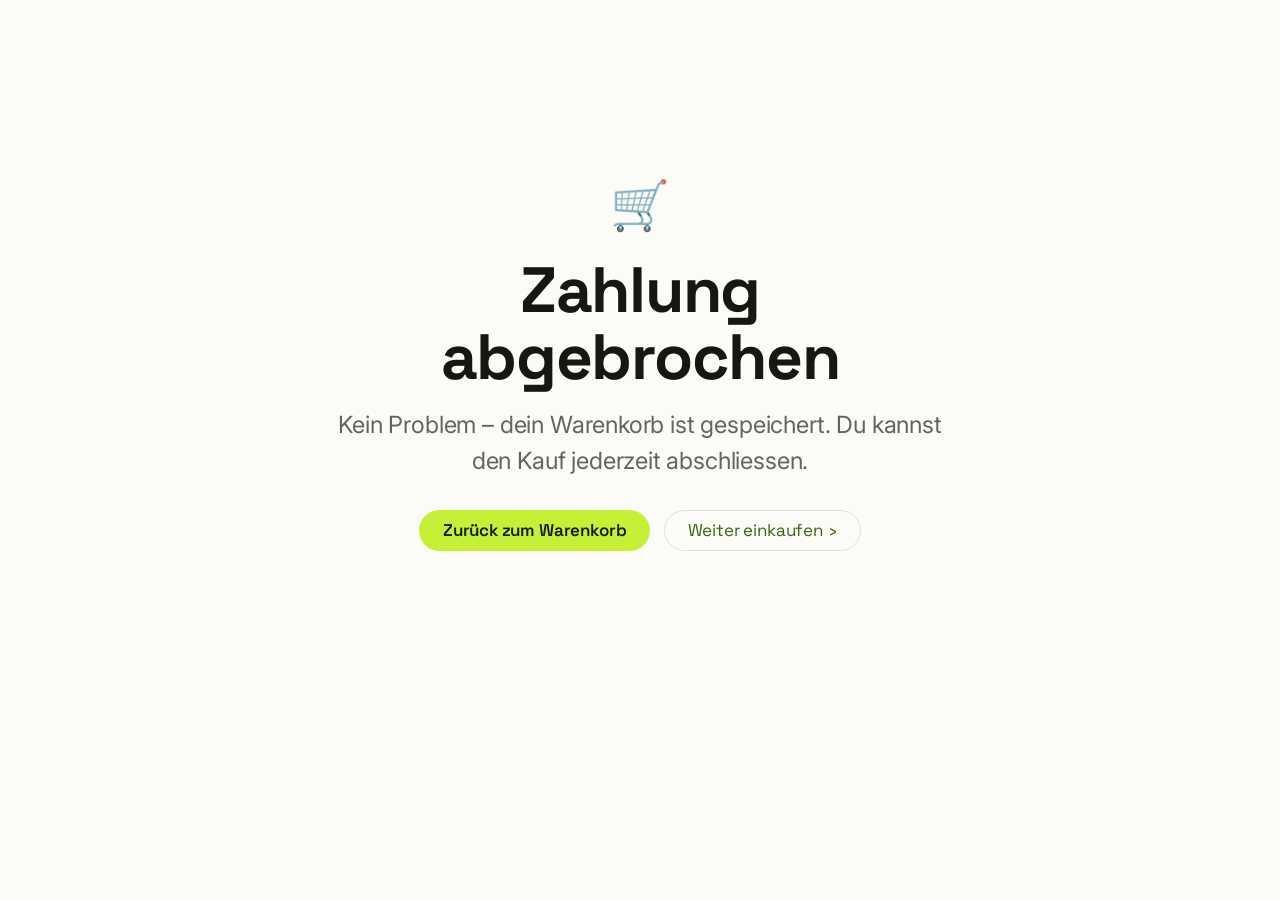
<file: cancel.html>
<!DOCTYPE html>
<html lang="de-CH">
<head>
<meta charset="UTF-8">
<meta name="viewport" content="width=device-width, initial-scale=1">
<title>Zahlung abgebrochen – TapReview</title>
<meta name="robots" content="noindex">
<link rel="icon" href="assets/favicon.svg" type="image/svg+xml">
<link rel="alternate icon" href="assets/favicon.ico" sizes="any">
<link rel="apple-touch-icon" href="assets/apple-touch-icon.png">
<link href="https://fonts.googleapis.com/css2?family=Inter:wght@400;500;600;700&display=swap" rel="stylesheet">
<link rel="stylesheet" href="css/tapreview.css">
</head>
<body>
<main class="tr-section" style="min-height:80vh;display:grid;place-items:center;text-align:center">
  <div class="tr-container tr-narrow">
    <div style="font-size:3rem;margin-bottom:1rem">🛒</div>
    <h1 class="tr-h1">Zahlung abgebrochen</h1>
    <p class="tr-lead" style="margin-top:1rem">Kein Problem – dein Warenkorb ist gespeichert. Du kannst den Kauf jederzeit abschliessen.</p>
    <div style="margin-top:2rem;display:flex;gap:.9rem;justify-content:center;flex-wrap:wrap">
      <a href="/checkout" class="tr-btn tr-btn--primary">Zurück zum Warenkorb</a>
      <a href="/" class="tr-btn tr-btn--ghost tr-link-arrow">Weiter einkaufen</a>
    </div>
  </div>
</main>
<script src="js/main.js"></script>
</body>
</html>
</file>
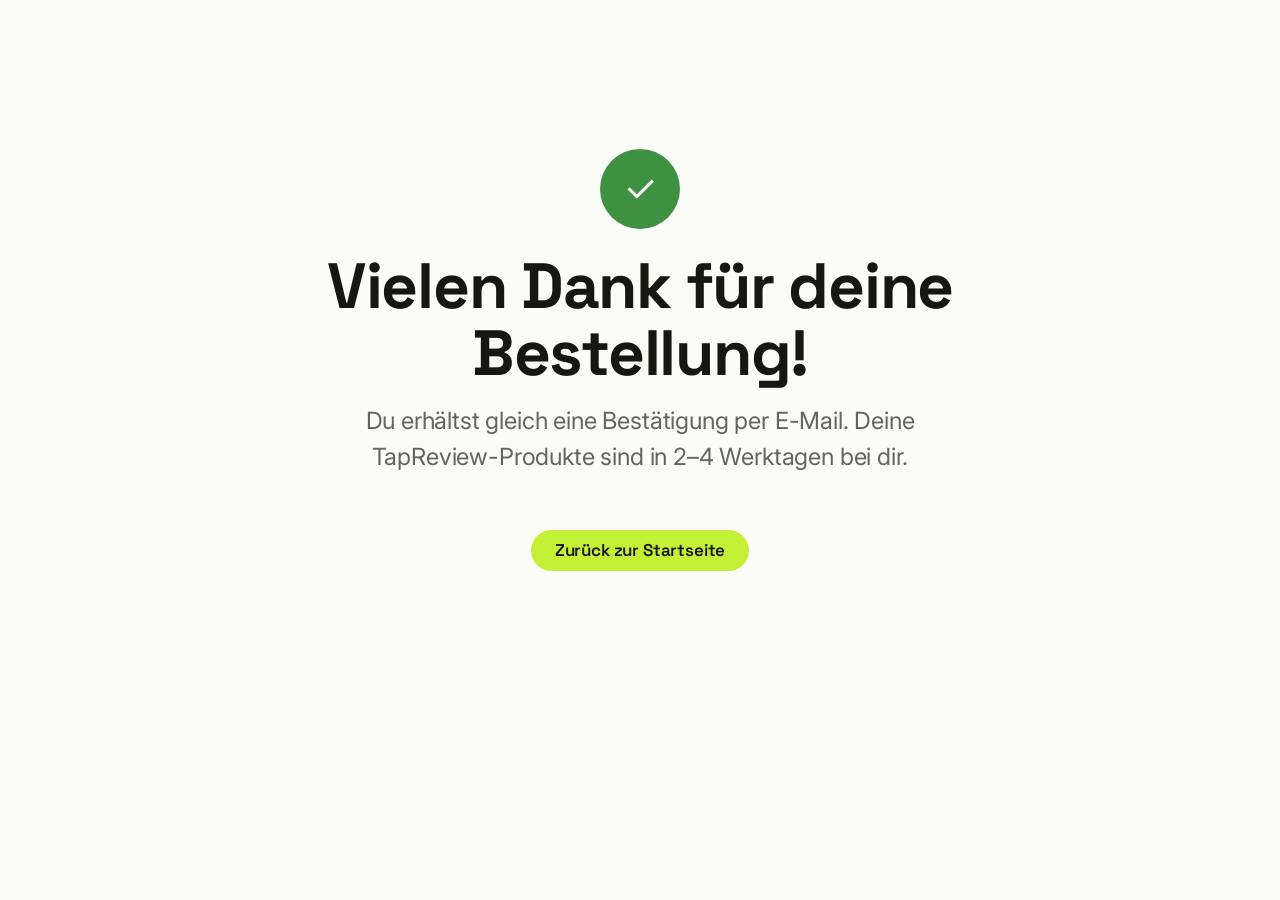
<file: success.html>
<!DOCTYPE html>
<html lang="de-CH">
<head>
<meta charset="UTF-8">
<meta name="viewport" content="width=device-width, initial-scale=1">
<title>Bestellung bestätigt – TapReview</title>
<meta name="robots" content="noindex">
<link rel="icon" href="assets/favicon.svg" type="image/svg+xml">
<link rel="alternate icon" href="assets/favicon.ico" sizes="any">
<link rel="apple-touch-icon" href="assets/apple-touch-icon.png">
<link href="https://fonts.googleapis.com/css2?family=Inter:wght@400;500;600;700&display=swap" rel="stylesheet">
<link rel="stylesheet" href="css/tapreview.css">
</head>
<body>
<main class="tr-section" style="min-height:80vh;display:grid;place-items:center;text-align:center">
  <div class="tr-container tr-narrow">
    <div style="width:80px;height:80px;border-radius:50%;background:var(--tr-success);display:grid;place-items:center;color:#fff;font-size:2.4rem;margin:0 auto 1.5rem">✓</div>
    <h1 class="tr-h1">Vielen Dank für deine Bestellung!</h1>
    <p class="tr-lead" style="margin-top:1rem">Du erhältst gleich eine Bestätigung per E-Mail. Deine TapReview-Produkte sind in 2–4 Werktagen bei dir.</p>
    <a href="/" class="tr-btn tr-btn--primary" style="margin-top:2rem">Zurück zur Startseite</a>
  </div>
</main>
<script>
  // Warenkorb nach erfolgreichem Kauf leeren
  try { localStorage.removeItem('tapreview_cart'); } catch (e) {}
</script>
</body>
</html>
</file>
<file: css/tapreview.css>
@import url('https://fonts.googleapis.com/css2?family=Space+Grotesk:wght@500;600;700&family=Inter:wght@400;500;600;700&display=swap');

/* =========================================================================
   TapReview – Design-System
   Lime-Commerce-Look · eigenständig, keine Marken Dritter
   Palette aus der Referenz: Lime-Akzent, Mint, warmes Off-White, Ink.
   ========================================================================= */

:root {
  /* ---- Farben ---- */
  --tr-bg:            #fbfbf7;   /* Warmes Off-White (Standard-Hintergrund) */
  --tr-bg-white:      #ffffff;   /* Reine weisse Flächen / Karten */
  --tr-bg-soft:       #f0f2ea;   /* Sanfte, leicht grünliche Abschnitte */
  --tr-bg-dark:       #16170f;   /* Dunkle Full-Width Sektionen (warmes Schwarz) */
  --tr-bg-dark-2:     #22241a;

  --tr-text:          #16170f;   /* Primärtext (warmes Schwarz) */
  --tr-text-2:        #63665b;   /* Sekundärtext / Subtitel */
  --tr-text-invert:   #f4f5ec;   /* Text auf dunklem Grund */
  --tr-text-invert-2: #a7ab98;   /* Sekundär auf dunklem Grund */

  --tr-accent:        #c4f135;   /* Lime – nur als Fläche mit dunkler Schrift */
  --tr-accent-hover:  #b6e625;
  --tr-accent-press:  #a9d81c;
  --tr-green-deep:    #3f6212;   /* Lesbares Grün für Links/Akzente/Zahlen (AA) */
  --tr-mint:          #cfe8d8;   /* Weiches Mint für Sekundär-Flächen */
  --tr-star:          #f2b01e;   /* Bewertungs-Sterne */
  --tr-success:       #3f9142;   /* Erfolg / Bestätigung */

  --tr-line:          #e0e2d6;   /* Trennlinien / Border */
  --tr-line-soft:     #eceee4;

  /* ---- Typografie ---- */
  --tr-font: "Inter", -apple-system, BlinkMacSystemFont, "Segoe UI", Roboto,
             Helvetica, Arial, sans-serif;
  --tr-font-display: "Space Grotesk", "Inter", system-ui, sans-serif;

  /* Fluid-Type-Scale (clamp = mobile-first, skaliert mit Viewport) */
  --tr-fs-display: clamp(2.75rem, 6vw + 1rem, 5.5rem);  /* Hero-Headlines  */
  --tr-fs-h1:      clamp(2.25rem, 4vw + 1rem, 4rem);
  --tr-fs-h2:      clamp(1.75rem, 2.5vw + 1rem, 3rem);
  --tr-fs-h3:      clamp(1.3rem, 1.2vw + 1rem, 1.75rem);
  --tr-fs-lead:    clamp(1.15rem, 0.6vw + 1rem, 1.5rem);  /* Untertitel    */
  --tr-fs-body:    1.0625rem;
  --tr-fs-small:   0.875rem;

  --tr-weight-regular: 400;
  --tr-weight-medium:  500;
  --tr-weight-semi:    600;
  --tr-weight-bold:    700;

  /* ---- Spacing (8px-Raster) ---- */
  --tr-space-section: clamp(4.5rem, 9vw, 9rem);  /* Vertikaler Sektions-Rhythmus */
  --tr-maxw:          1180px;                     /* Inhaltsbreite              */
  --tr-maxw-narrow:   720px;                      /* Lesetext-Breite            */
  --tr-gutter:        clamp(1.25rem, 4vw, 2.5rem);

  /* ---- Radius & Schatten ---- */
  --tr-radius-sm:  12px;
  --tr-radius:     18px;   /* Standard-Karten */
  --tr-radius-lg:  28px;   /* Grosse Flächen */
  --tr-radius-pill: 980px; /* Apple-typische Pill-Buttons */

  --tr-shadow-sm:  0 1px 3px rgba(0,0,0,.06), 0 1px 2px rgba(0,0,0,.04);
  --tr-shadow:     0 8px 30px rgba(0,0,0,.08);
  --tr-shadow-lg:  0 24px 60px rgba(0,0,0,.12);

  /* ---- Motion ---- */
  --tr-ease:    cubic-bezier(0.28, 0.11, 0.32, 1);  /* Apple-artiges Easing */
  --tr-dur:     0.7s;
}

/* ---------- Basis ---------- */
* { box-sizing: border-box; }

html { scroll-behavior: smooth; -webkit-font-smoothing: antialiased; }

body {
  margin: 0;
  font-family: var(--tr-font);
  font-size: var(--tr-fs-body);
  line-height: 1.5;
  color: var(--tr-text);
  background: var(--tr-bg);
  letter-spacing: -0.01em;
}

h1, h2, h3, h4 { font-family: var(--tr-font-display); line-height: 1.05; letter-spacing: -0.02em; margin: 0; }

img { max-width: 100%; display: block; }

a { color: var(--tr-green-deep); text-decoration: none; }
a:hover { text-decoration: underline; }

::selection { background: var(--tr-accent); color: var(--tr-text); }
:focus-visible { outline: 3px solid var(--tr-green-deep); outline-offset: 2px; border-radius: 4px; }

/* ---------- Layout-Helfer ---------- */
.tr-container { max-width: var(--tr-maxw); margin-inline: auto; padding-inline: var(--tr-gutter); }
.tr-narrow    { max-width: var(--tr-maxw-narrow); margin-inline: auto; }
.tr-section   { padding-block: var(--tr-space-section); }

.tr-eyebrow {
  font-family: var(--tr-font-display);
  font-size: .78rem;
  font-weight: var(--tr-weight-semi);
  letter-spacing: 0.14em;
  text-transform: uppercase;
  color: var(--tr-green-deep);
  margin: 0 0 .9rem;
}

.tr-display { font-family: var(--tr-font-display); font-size: var(--tr-fs-display); font-weight: 700; }
.tr-h1 { font-family: var(--tr-font-display); font-size: var(--tr-fs-h1); font-weight: 700; }
.tr-h2 { font-family: var(--tr-font-display); font-size: var(--tr-fs-h2); font-weight: 600; }
.tr-h3 { font-family: var(--tr-font-display); font-size: var(--tr-fs-h3); font-weight: 600; }
.tr-lead { font-size: var(--tr-fs-lead); color: var(--tr-text-2); font-weight: var(--tr-weight-regular); line-height: 1.5; }

/* Solides Grün statt Gradient (Richtlinie: keine Gradient-Wörter) */
.tr-gradient-text { color: var(--tr-green-deep); }

/* Signatur-Wort: farbiger Akzent, ohne Hintergrund */
.tr-mark { color: var(--tr-green-deep); }
.tr-dark .tr-mark { color: var(--tr-accent); }

/* ---------- Buttons (Apple-Pill-Style) ---------- */
.tr-btn {
  display: inline-flex; align-items: center; justify-content: center; gap: .4rem;
  font-size: 1.0625rem; font-weight: var(--tr-weight-regular);
  padding: .7rem 1.4rem; border-radius: var(--tr-radius-pill);
  border: 1px solid transparent; cursor: pointer;
  transition: background-color .25s var(--tr-ease), color .25s var(--tr-ease),
              transform .15s var(--tr-ease), opacity .25s;
  text-decoration: none; line-height: 1;
}
.tr-btn:hover { text-decoration: none; }
.tr-btn:active { transform: scale(0.97); }

.tr-btn { font-family: var(--tr-font-display); font-weight: var(--tr-weight-semi); }
.tr-btn--primary { background: var(--tr-accent); color: var(--tr-text); }
.tr-btn--primary:hover { background: var(--tr-accent-hover); }

.tr-btn--ghost { background: transparent; color: var(--tr-green-deep); border-color: var(--tr-line); }
.tr-btn--ghost:hover { background: rgba(63,98,18,.07); }

.tr-btn--dark { background: var(--tr-bg-dark); color: var(--tr-text-invert); }
.tr-btn--dark:hover { background: #000; }

.tr-btn--light { background: #fff; color: var(--tr-text); box-shadow: var(--tr-shadow-sm); }
.tr-btn--light:hover { background: var(--tr-bg-soft); }

.tr-link-arrow { font-weight: var(--tr-weight-regular); }
.tr-link-arrow::after { content: " ›"; }

/* ---------- Bild-Umschalter auf Produktkarte ---------- */
.tr-img-next {
  position: absolute; bottom: .7rem; right: .7rem; z-index: 3;
  width: 34px; height: 34px; border-radius: 50%;
  border: 1px solid var(--tr-line); background: #fff; color: var(--tr-text);
  display: grid; place-items: center; cursor: pointer; font-size: 1.05rem; line-height: 1;
  box-shadow: var(--tr-shadow-sm);
  transition: background .2s var(--tr-ease), transform .15s var(--tr-ease);
}
.tr-img-next:hover { background: var(--tr-accent); transform: scale(1.08); }

/* ---------- Produkt-Galerie (Thumbnails) ---------- */
.gal-thumb { transition: border-color .2s var(--tr-ease); }
.gal-thumb:hover { border-color: var(--tr-green-deep); }
.gal-thumb.is-active { border-color: var(--tr-green-deep); box-shadow: inset 0 0 0 1px var(--tr-green-deep); }

/* ---------- Mengen-Set-Auswahl (Produktseite) ---------- */
.bundle-opt {
  text-align: left; cursor: pointer; padding: .7rem .9rem; line-height: 1.25;
  border: 1.5px solid var(--tr-line); border-radius: var(--tr-radius-sm);
  background: #fff; color: var(--tr-text);
  transition: border-color .2s var(--tr-ease), background .2s var(--tr-ease);
}
.bundle-opt:hover { border-color: var(--tr-green-deep); }
.bundle-opt.is-active {
  border-color: var(--tr-green-deep);
  background: #f2f7e6;
  box-shadow: inset 0 0 0 1px var(--tr-green-deep);
}

/* ---------- Navigation ---------- */
.tr-nav {
  position: sticky; top: 0; z-index: 50;
  background: rgba(251,251,247,.8);
  backdrop-filter: saturate(160%) blur(18px);
  -webkit-backdrop-filter: saturate(160%) blur(18px);
  border-bottom: 1px solid var(--tr-line-soft);
}
.tr-nav__inner {
  max-width: var(--tr-maxw); margin-inline: auto;
  height: 52px; padding-inline: var(--tr-gutter);
  display: flex; align-items: center; justify-content: space-between;
}
.tr-nav__brand { font-family: var(--tr-font-display); font-weight: 700; font-size: 1.2rem; color: var(--tr-text); letter-spacing: -.02em; }
.tr-nav__brand:hover { text-decoration: none; }
.tr-nav__links { display: flex; gap: 2rem; align-items: center; }
.tr-nav__links a { color: var(--tr-text); font-size: .9rem; opacity: .85; }
.tr-nav__links a:hover { opacity: 1; text-decoration: none; }
.tr-nav__toggle { display: none; background: none; border: 0; font-size: 1.5rem; cursor: pointer; color: var(--tr-text); }

@media (max-width: 830px) {
  .tr-nav__links {
    position: absolute; inset: 52px 0 auto 0;
    flex-direction: column; gap: 0; padding: .5rem var(--tr-gutter) 1.5rem;
    background: rgba(251,251,247,.98); backdrop-filter: blur(20px);
    border-bottom: 1px solid var(--tr-line-soft);
    transform: translateY(-12px); opacity: 0; pointer-events: none;
    transition: opacity .25s var(--tr-ease), transform .25s var(--tr-ease);
  }
  .tr-nav__links a { width: 100%; padding: .9rem 0; border-bottom: 1px solid var(--tr-line-soft); font-size: 1.1rem; }
  .tr-nav.is-open .tr-nav__links { opacity: 1; transform: none; pointer-events: auto; }
  .tr-nav__toggle { display: block; }
}

/* ---------- Karten ---------- */
.tr-card {
  background: var(--tr-bg-white);
  border-radius: var(--tr-radius);
  box-shadow: var(--tr-shadow-sm);
  overflow: hidden;
  transition: transform .35s var(--tr-ease), box-shadow .35s var(--tr-ease);
}
.tr-card:hover { transform: translateY(-6px); box-shadow: var(--tr-shadow); }

.tr-product-grid {
  display: grid; gap: 1.5rem;
  grid-template-columns: repeat(auto-fill, minmax(min(100%, 260px), 1fr));
}

/* Produktbild-Bühne: quadratisch, Bild vollständig sichtbar (contain, nie beschnitten) */
.tr-stage {
  position: relative;
  display: grid; place-items: center;
  aspect-ratio: 1 / 1;
  background: #ffffff;
  padding: 1.25rem;
  border-bottom: 1px solid var(--tr-line-soft);
}
.tr-stage img { width: 100%; height: 100%; object-fit: contain; }

/* ---------- Sterne ---------- */
.tr-stars { color: var(--tr-star); letter-spacing: 2px; font-size: 1.1rem; }

/* ---------- Tag / Badge ---------- */
.tr-badge {
  display: inline-block; font-family: var(--tr-font-display);
  font-size: .72rem; font-weight: var(--tr-weight-semi);
  letter-spacing: .03em;
  padding: .28rem .65rem; border-radius: var(--tr-radius-pill);
  background: var(--tr-mint); color: #22400f;
}

/* ---------- Scroll-Reveal-Animationen ---------- */
.tr-reveal {
  opacity: 0; transform: translateY(28px);
  transition: opacity var(--tr-dur) var(--tr-ease), transform var(--tr-dur) var(--tr-ease);
  will-change: opacity, transform;
}
.tr-reveal.is-visible { opacity: 1; transform: none; }
.tr-reveal[data-delay="1"] { transition-delay: .08s; }
.tr-reveal[data-delay="2"] { transition-delay: .16s; }
.tr-reveal[data-delay="3"] { transition-delay: .24s; }
.tr-reveal[data-delay="4"] { transition-delay: .32s; }

@media (prefers-reduced-motion: reduce) {
  .tr-reveal { opacity: 1; transform: none; transition: none; }
  html { scroll-behavior: auto; }
}

/* ---------- Dunkle Sektion ---------- */
.tr-dark { background: var(--tr-bg-dark); color: var(--tr-text-invert); }
.tr-dark .tr-lead { color: var(--tr-text-invert-2); }
.tr-dark .tr-eyebrow { color: var(--tr-accent); }
.tr-dark .tr-mark { background: var(--tr-accent); color: var(--tr-bg-dark); }

/* ---------- Footer ---------- */
.tr-footer { background: var(--tr-bg-soft); color: var(--tr-text-2); font-size: var(--tr-fs-small); }
.tr-footer a { color: var(--tr-text-2); }
.tr-footer a:hover { color: var(--tr-text); }
.tr-footer__cols { display: grid; gap: 2rem; grid-template-columns: repeat(auto-fit, minmax(160px, 1fr)); }
.tr-footer__cols h4 { font-size: .8rem; color: var(--tr-text); margin-bottom: .75rem; }
.tr-footer__cols ul { list-style: none; margin: 0; padding: 0; display: grid; gap: .55rem; }

/* ---------- Phone-Mockup (NFC / Tap-Demo) ---------- */
.tr-phone {
  width: min(260px, 68vw); aspect-ratio: 9 / 19.5; background: #1d1d1f;
  border-radius: 42px; padding: 11px; box-shadow: var(--tr-shadow-lg);
  position: relative;
}
.tr-phone__screen {
  width: 100%; height: 100%; background: #fff; border-radius: 32px;
  overflow: hidden; position: relative; display: flex; flex-direction: column;
}
.tr-phone__notch {
  position: absolute; top: 10px; left: 50%; transform: translateX(-50%);
  width: 110px; height: 26px; background: #1d1d1f; border-radius: 14px; z-index: 3;
}

/* Tap-Wellen-Animation */
.tr-tap-waves { position: relative; width: 120px; height: 120px; }
.tr-tap-waves span {
  position: absolute; inset: 0; margin: auto; border: 2px solid var(--tr-accent);
  border-radius: 50%; opacity: 0; animation: tr-wave 2.4s var(--tr-ease) infinite;
}
.tr-tap-waves span:nth-child(2) { animation-delay: .8s; }
.tr-tap-waves span:nth-child(3) { animation-delay: 1.6s; }
@keyframes tr-wave {
  0%   { transform: scale(.3); opacity: .8; }
  100% { transform: scale(1.6); opacity: 0; }
}

/* Floating-Animation für Produktbild */
.tr-float { animation: tr-float 6s ease-in-out infinite; }
@keyframes tr-float { 0%,100%{ transform: translateY(0);} 50%{ transform: translateY(-12px);} }

@media (prefers-reduced-motion: reduce) {
  .tr-float, .tr-tap-waves span { animation: none; }
}

/* ---------- Interaktive Tap-Demo ---------- */
.demo-card { cursor: pointer; transition: transform .5s var(--tr-ease); }
.demo-card.tapped { transform: translateX(60px) rotate(6deg) scale(.96); }
.screen-state {
  position: absolute; inset: 0; display: flex; flex-direction: column;
  opacity: 0; transform: translateY(10px);
  transition: opacity .4s var(--tr-ease), transform .4s var(--tr-ease);
  pointer-events: none;
}
.screen-state.active { opacity: 1; transform: none; pointer-events: auto; }
.demo-star { font-size: 2rem; color: #d2d2d7; cursor: pointer; transition: color .15s, transform .15s; }
.tr-phone .demo-star { font-size: 1.45rem; }   /* im kleinen Demo-Handy kleinere Sterne */
.demo-star.lit { color: var(--tr-star); transform: scale(1.12); }

/* Demo-Bühne: Karte + Handy. Bewegungsrichtung per CSS-Variablen (responsive). */
.demo-stage {
  position: relative; display: flex; align-items: center; justify-content: center;
  gap: clamp(1rem, 4vw, 3rem); flex-wrap: wrap;
  --tap-x: -100px;   /* Desktop: Handy steht rechts, fährt nach links zur Karte */
  --tap-y: 0px;
  --tap-rot: -90deg; /* Handy neigt sich bis 90°, wenn es den Schild berührt */
}
.demo-cardwrap { position: relative; flex: 0 0 auto; }
/* Schild in Originalgrösse (keine Skalierung) */
.demo-cardwrap .tr-tap-waves {
  position: absolute; top: 50%; right: -14px; transform: translateY(-50%);
  width: 96px; height: 96px; opacity: 0; transition: opacity .3s var(--tr-ease);
  pointer-events: none; z-index: 3;
}
.demo-cardwrap.contact .tr-tap-waves { opacity: 1; }

.demo-phone-shell { position: relative; z-index: 2; }
.demo-phone-shell .tr-phone { width: min(178px, 46vw); }   /* Handy kleiner → Schild wirkt grösser */

/* Handy fährt zur Karte, neigt sich auf 90°, danach zurück */
@keyframes tr-tap-move {
  0%   { transform: translate(0, 0) scale(1) rotate(0deg); }
  50%  { transform: translate(var(--tap-x), var(--tap-y)) scale(.6) rotate(var(--tap-rot)); }
  100% { transform: translate(0, 0) scale(1) rotate(0deg); }
}
.tr-phone.is-tapping {
  animation: tr-tap-move 2.2s ease-in-out both;
  transform-origin: center; will-change: transform; backface-visibility: hidden;
}

/* Mobile: Karte und Handy bleiben nebeneinander (kein Umbruch) */
@media (max-width: 640px) {
  .demo-stage { flex-wrap: nowrap; gap: .5rem; --tap-x: -34px; --tap-y: 0px; --tap-rot: -90deg; }
  .demo-cardwrap img { max-width: 44vw !important; }
  .demo-phone-shell .tr-phone { width: 41vw; }
  .demo-cardwrap .tr-tap-waves { width: 64px; height: 64px; right: -8px; }
}

@media (prefers-reduced-motion: reduce) {
  .tr-phone.is-tapping { animation: none; }
}
</file>
